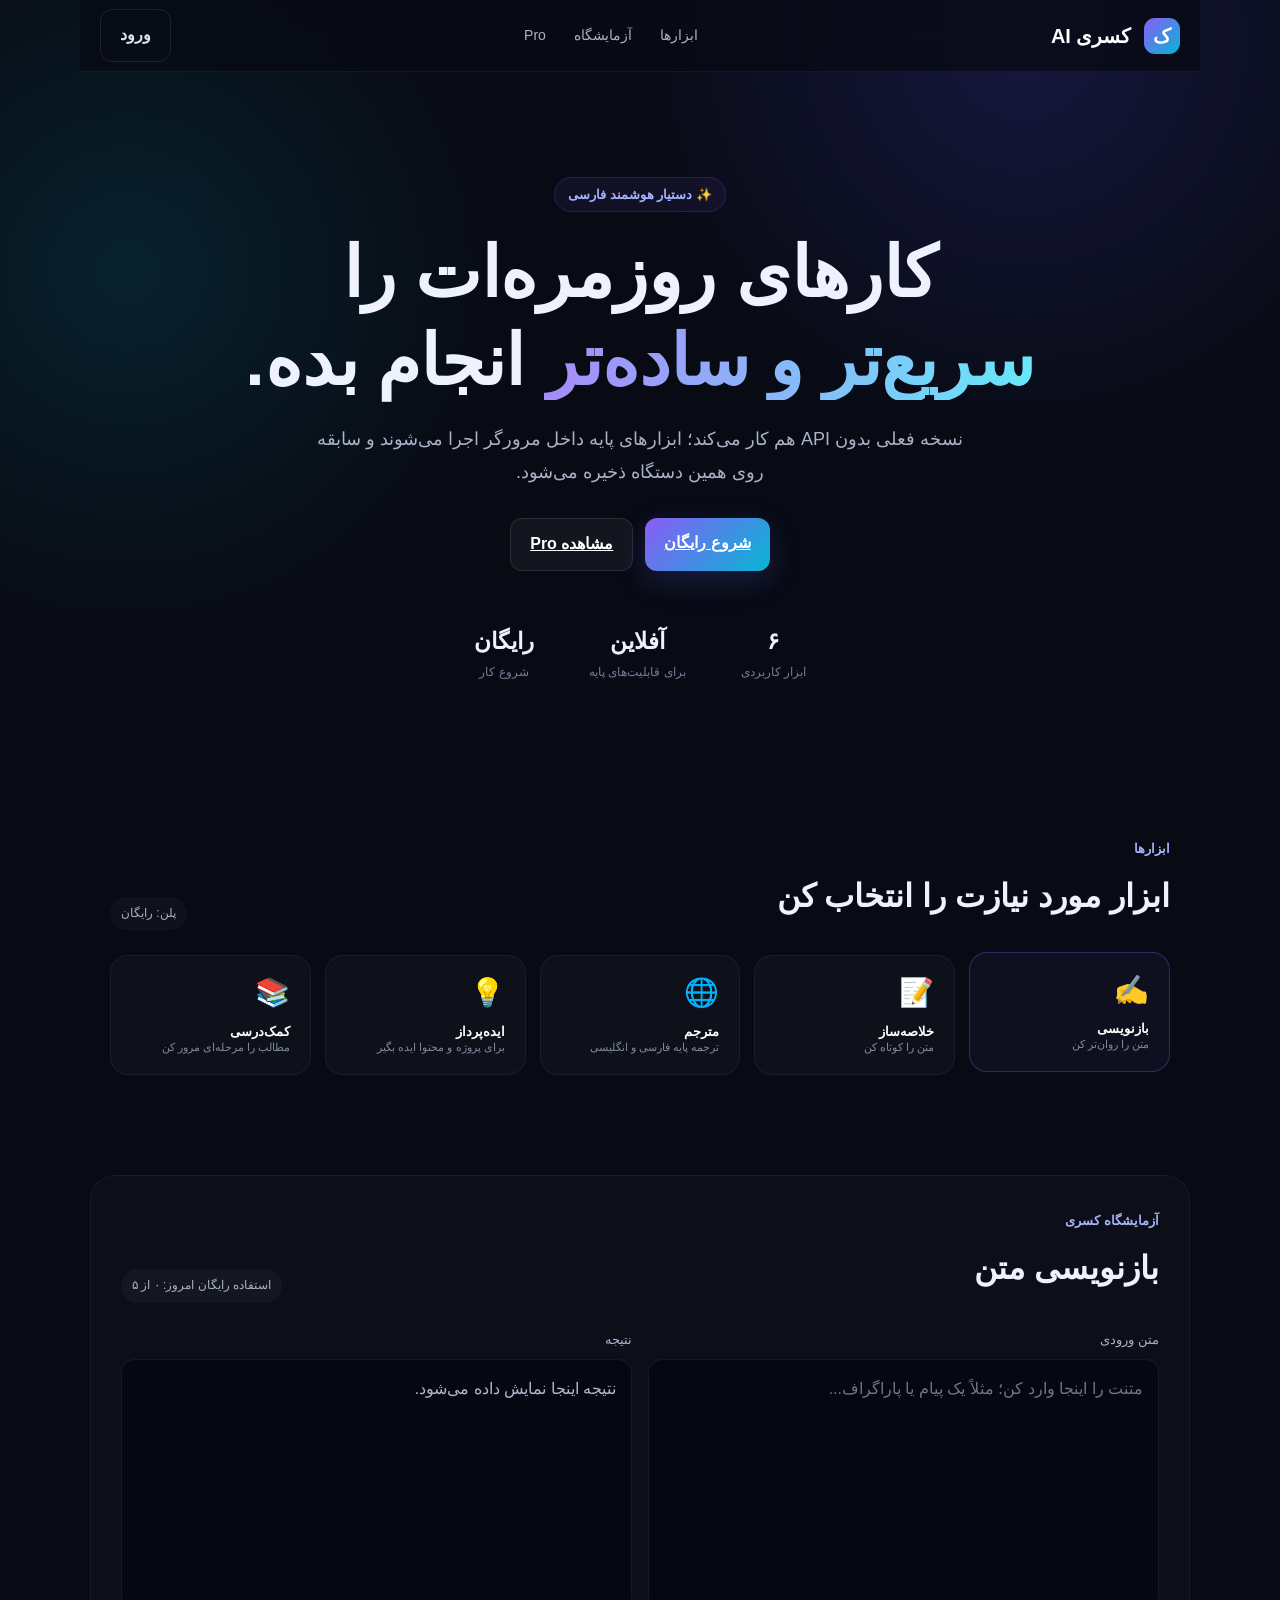
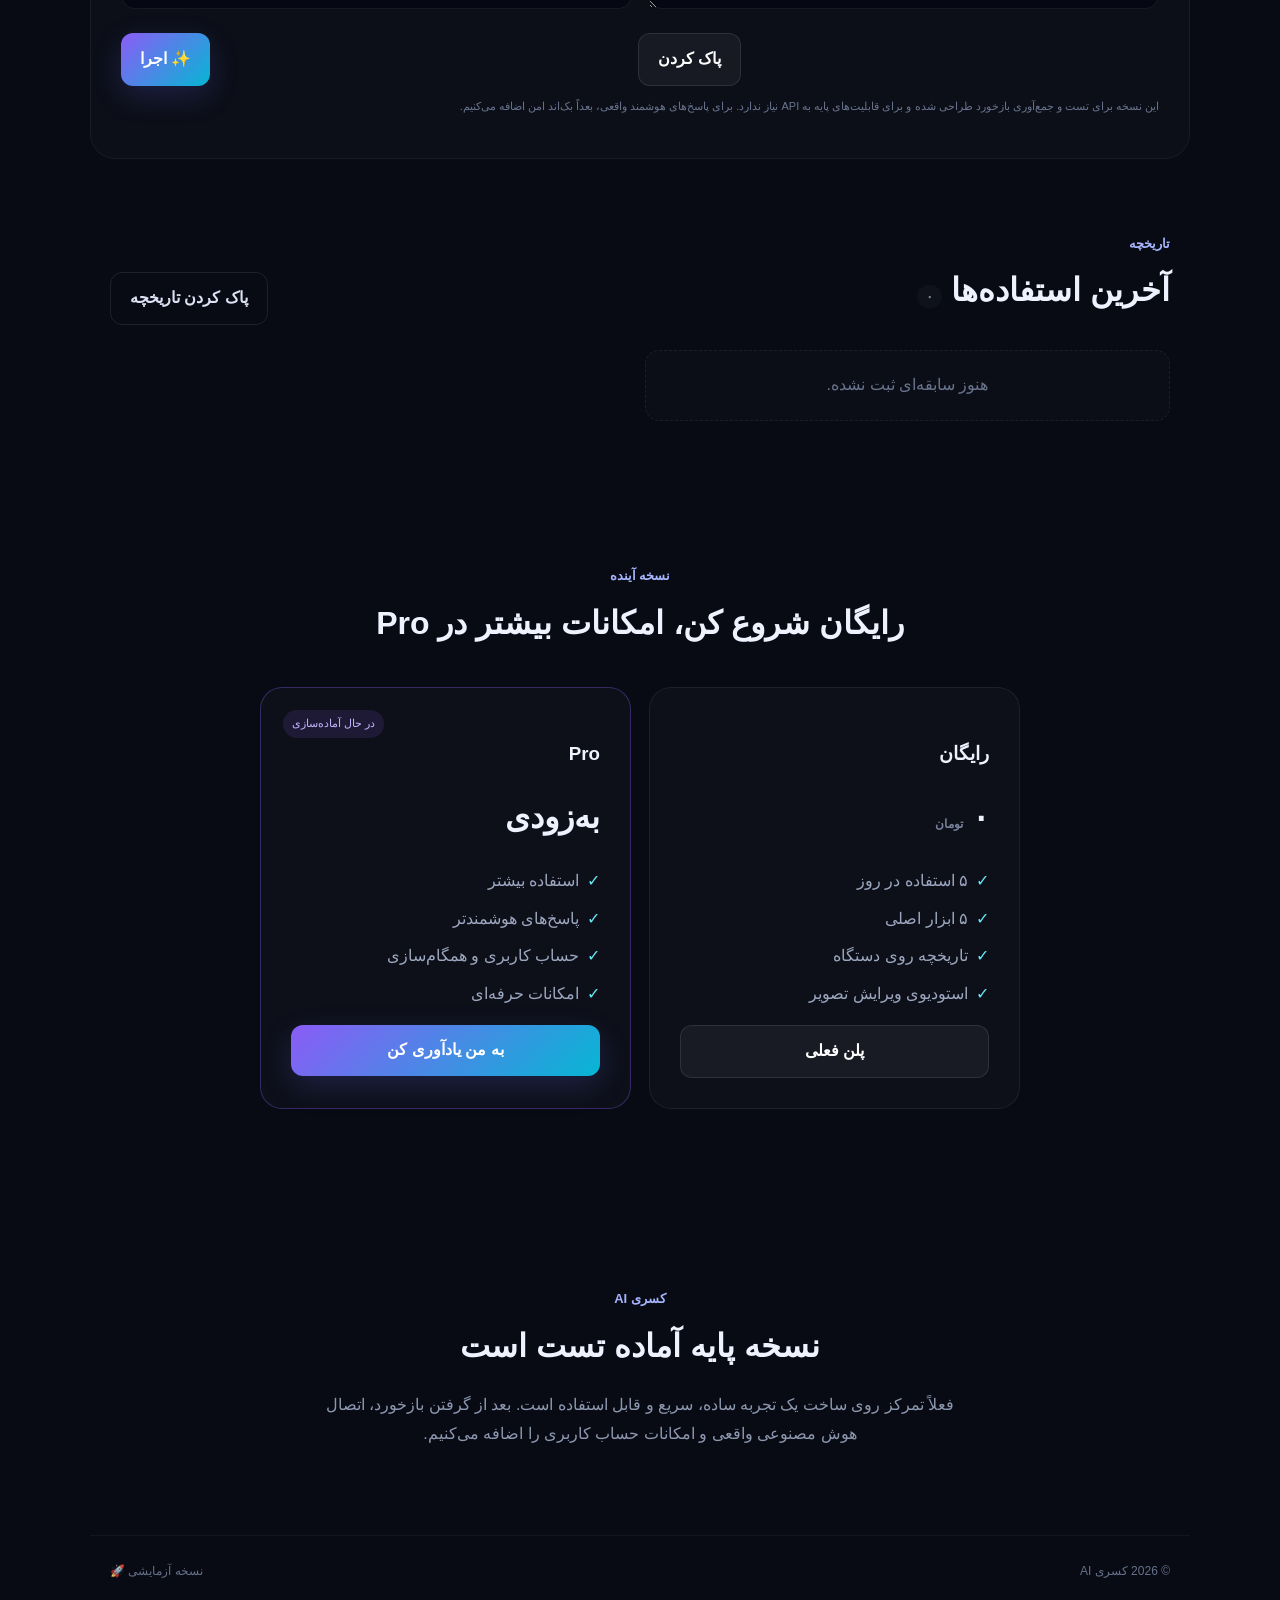
<file: index.html>
<!doctype html>

<html lang="fa" dir="rtl">  
<head>  
<meta charset="utf-8">  
<meta name="viewport" content="width=device-width,initial-scale=1">  
<meta name="theme-color" content="#080b14">  
<meta name="description" content="کسری AI؛ ابزارهای هوشمند فارسی برای بازنویسی، خلاصه‌سازی، ترجمه، ایده‌پردازی، مطالعه و ویرایش تصویر.">  
<link rel="manifest" href="manifest.json">  
<link rel="stylesheet" href="style.css">  
<title>کسری AI | ابزارهای هوشمند</title>  
</head>  <body>  
<div class="bg"></div>  <header class="nav">  
  <a class="brand" href="#"><span>ک</span> کسری AI</a>  
  <nav>  
    <a href="#tools">ابزارها</a>  
    <a href="#workspace">آزمایشگاه</a>  
    <a href="#pricing">Pro</a>  
  </nav>  
  <button class="btn ghost" id="loginBtn">ورود</button>  
</header>  <main>  <section class="hero">  
  <div class="badge">✨ دستیار هوشمند فارسی</div>    <h1>  
    کارهای روزمره‌ات را<br>  
    <strong>سریع‌تر و ساده‌تر</strong> انجام بده.  
  </h1>    <p>  
    نسخه فعلی بدون API هم کار می‌کند؛ ابزارهای پایه داخل مرورگر اجرا می‌شوند و سابقه روی همین دستگاه ذخیره می‌شود.  
  </p>    <div class="hero-actions">  
    <a class="btn primary" href="#tools">شروع رایگان</a>  
    <a class="btn secondary" href="#pricing">مشاهده Pro</a>  
  </div>    <div class="stats">  
    <div><b>۶</b><span>ابزار کاربردی</span></div>  
    <div><b>آفلاین</b><span>برای قابلیت‌های پایه</span></div>  
    <div><b>رایگان</b><span>شروع کار</span></div>  
  </div>  
</section>  <!-- ابزارهای اصلی -->  <section id="tools" class="section">    <div class="section-head">  
    <div>  
      <span class="eyebrow">ابزارها</span>  
      <h2>ابزار مورد نیازت را انتخاب کن</h2>  
    </div>  <span class="plan-pill" id="planPill">پلن: رایگان</span>

  </div>    <div class="tool-grid">  <button class="tool-card" data-tool="rewrite">  
  <span>✍️</span>  
  <b>بازنویسی</b>  
  <small>متن را روان‌تر کن</small>  
</button>  

<button class="tool-card" data-tool="summary">  
  <span>📝</span>  
  <b>خلاصه‌ساز</b>  
  <small>متن را کوتاه کن</small>  
</button>  

<button class="tool-card" data-tool="translate">  
  <span>🌐</span>  
  <b>مترجم</b>  
  <small>ترجمه پایه فارسی و انگلیسی</small>  
</button>  

<button class="tool-card" data-tool="ideas">  
  <span>💡</span>  
  <b>ایده‌پرداز</b>  
  <small>برای پروژه و محتوا ایده بگیر</small>  
</button>  

<button class="tool-card" data-tool="study">  
  <span>📚</span>  
  <b>کمک‌درسی</b>  
  <small>مطالب را مرحله‌ای مرور کن</small>  
</button>  


  </div>  
</section>  <!-- آزمایشگاه قبلی -->  <section id="workspace" class="workspace section">    <div class="workspace-top">  
    <div>  
      <span class="eyebrow">آزمایشگاه کسری</span>  
      <h2 id="toolTitle">بازنویسی متن</h2>  
    </div>  <span class="counter" id="counter"></span>

  </div>    <div class="editor-grid">  <div>  
  <label for="inputText">متن ورودی</label>  
  <textarea id="inputText" placeholder="متنت را اینجا وارد کن..."></textarea>  
</div>  

<div>  
  <label>نتیجه</label>  
  <div class="output" id="output">  
    نتیجه اینجا نمایش داده می‌شود.  
  </div>  
</div>

  </div>    <div class="workspace-bottom">  
    <button class="btn secondary" id="clearBtn">پاک کردن</button>  
    <button class="btn primary" id="runBtn">✨ اجرا</button>  
  </div>    <p class="api-note">  
    این نسخه برای تست و جمع‌آوری بازخورد طراحی شده و برای قابلیت‌های پایه به API نیاز ندارد. برای پاسخ‌های هوشمند واقعی، بعداً بک‌اند امن اضافه می‌کنیم.  
  </p>  </section>  <!-- تاریخچه -->  <section class="section history-section">    <div class="section-head">  
    <div>  
      <span class="eyebrow">تاریخچه</span>  
      <h2>آخرین استفاده‌ها <small id="historyCount">۰</small></h2>  
    </div>  <button class="btn ghost" id="clearHistory">  
  پاک کردن تاریخچه  
</button>

  </div>    <div id="history" class="history"></div>  </section>  <!-- پلن‌ها -->  <section id="pricing" class="section">    <div class="center">  
    <span class="eyebrow">نسخه آینده</span>  
    <h2>رایگان شروع کن، امکانات بیشتر در Pro</h2>  
  </div>    <div class="pricing">  <div class="price-card">  
  <h3>رایگان</h3>  
  <div class="price">۰ <small>تومان</small></div>  

  <ul>  
    <li>۵ استفاده در روز</li>  
    <li>۵ ابزار اصلی</li>  
    <li>تاریخچه روی دستگاه</li>  
    <li>استودیوی ویرایش تصویر</li>  
  </ul>  

  <button class="btn secondary full">پلن فعلی</button>  
</div>  

<div class="price-card featured">  

  <div class="popular">در حال آماده‌سازی</div>  

  <h3>Pro</h3>  
  <div class="price">به‌زودی</div>  

  <ul>  
    <li>استفاده بیشتر</li>  
    <li>پاسخ‌های هوشمندتر</li>  
    <li>حساب کاربری و همگام‌سازی</li>  
    <li>امکانات حرفه‌ای</li>  
  </ul>  

  <button class="btn primary full" id="upgradeBtn">  
    به من یادآوری کن  
  </button>  

</div>

  </div>  
</section>  <!-- درباره سایت -->  <section class="section about">  
  <span class="eyebrow">کسری AI</span>    <h2>نسخه پایه آماده تست است</h2>    <p>  
    فعلاً تمرکز روی ساخت یک تجربه ساده، سریع و قابل استفاده است.  
    بعد از گرفتن بازخورد، اتصال هوش مصنوعی واقعی و امکانات حساب کاربری را اضافه می‌کنیم.  
  </p>  
</section>  </main>  <footer>  
  <span>© <span id="year"></span> کسری AI</span>  
  <span>نسخه آزمایشی 🚀</span>  
</footer>  <script src="app.js"></script>  </body>  
  </html>
</file>
<file: style.css>
*{box-sizing:border-box}html{scroll-behavior:smooth}body{margin:0;font-family:Tahoma,Arial,sans-serif;background:#080b14;color:#eef2ff;line-height:1.8}.bg{position:fixed;inset:0;z-index:-2;background:radial-gradient(circle at 80% 5%,#4f46e533,transparent 30%),radial-gradient(circle at 10% 30%,#06b6d422,transparent 28%),#080b14}.nav{height:72px;display:flex;align-items:center;justify-content:space-between;max-width:1120px;margin:auto;padding:0 20px;position:sticky;top:0;background:#080b14cc;backdrop-filter:blur(16px);z-index:5;border-bottom:1px solid #ffffff0d}.brand{font-weight:900;font-size:20px;color:white;text-decoration:none}.brand span{display:inline-grid;place-items:center;width:36px;height:36px;border-radius:11px;background:linear-gradient(135deg,#8b5cf6,#06b6d4);margin-left:7px}.nav nav{display:flex;gap:28px}.nav nav a{color:#aab2c8;text-decoration:none;font-size:14px}.btn{border:0;border-radius:12px;padding:11px 19px;font:inherit;font-weight:800;cursor:pointer;transition:.2s}.btn:hover{transform:translateY(-2px)}.primary{background:linear-gradient(135deg,#8b5cf6,#06b6d4);color:white;box-shadow:0 10px 30px #6366f133}.secondary{background:#ffffff0c;color:#fff;border:1px solid #ffffff18}.ghost{background:transparent;color:#dce2f4;border:1px solid #ffffff18}.hero{max-width:900px;margin:0 auto;text-align:center;padding:105px 20px 80px}.badge,.eyebrow{color:#a5b4fc;font-size:13px;font-weight:800}.badge{display:inline-block;border:1px solid #8b5cf633;background:#8b5cf612;padding:5px 13px;border-radius:99px}.hero h1{font-size:clamp(38px,7vw,70px);line-height:1.25;margin:18px 0}.hero h1 strong{background:linear-gradient(90deg,#a78bfa,#67e8f9);-webkit-background-clip:text;color:transparent}.hero p{max-width:650px;margin:0 auto;color:#aab2c8;font-size:18px}.hero-actions{display:flex;justify-content:center;gap:12px;margin:30px 0}.stats{display:flex;justify-content:center;gap:55px;margin-top:50px}.stats div{display:flex;flex-direction:column}.stats b{font-size:23px}.stats span{color:#737d98;font-size:12px}.section{max-width:1100px;margin:auto;padding:70px 20px}.section-head,.workspace-top{display:flex;align-items:end;justify-content:space-between;margin-bottom:25px}.section h2{font-size:32px;margin:5px 0}.tool-grid{display:grid;grid-template-columns:repeat(5,1fr);gap:14px}.tool-card{text-align:right;background:#ffffff07;border:1px solid #ffffff0d;border-radius:18px;padding:20px;color:#fff;cursor:pointer;transition:.2s}.tool-card:hover,.tool-card.active{border-color:#8b5cf655;background:#8b5cf60d;transform:translateY(-3px)}.tool-card span{font-size:28px;display:block;margin-bottom:15px}.tool-card b{display:block}.tool-card small{color:#7f8aa4;font-size:11px}.plan-pill,.counter{font-size:12px;color:#aab2c8;background:#ffffff08;padding:6px 11px;border-radius:99px}.workspace{background:#ffffff05;border:1px solid #ffffff0d;border-radius:25px;margin-top:30px;padding:30px}.editor-grid{display:grid;grid-template-columns:1fr 1fr;gap:16px}label{display:block;color:#aab2c8;font-size:13px;margin-bottom:8px}textarea,.output,input,select{width:100%;border:1px solid #ffffff12;background:#050812;color:#eef2ff;border-radius:14px;padding:15px;font:inherit;outline:none}textarea{height:250px;resize:vertical}.output{height:250px;overflow:auto;color:#aeb8cf}.workspace-bottom{display:flex;gap:10px;margin-top:14px}.workspace-bottom select{max-width:170px}.workspace-bottom .btn{margin-right:auto}.api-note{font-size:11px;color:#69748e}.api-note code{color:#a78bfa}.center{text-align:center}.pricing{display:grid;grid-template-columns:repeat(2,1fr);gap:18px;max-width:760px;margin:35px auto}.price-card{position:relative;background:#ffffff06;border:1px solid #ffffff10;border-radius:22px;padding:30px}.price-card.featured{border-color:#8b5cf655}.popular{position:absolute;left:22px;top:22px;background:#8b5cf622;color:#c4b5fd;padding:4px 9px;border-radius:99px;font-size:11px}.price{font-size:32px;font-weight:900;margin:10px 0 20px}.price small{font-size:12px;color:#77819a}.price-card ul{padding:0;list-style:none;color:#9da8c0}.price-card li{margin:9px 0}.price-card li:before{content:"✓";color:#67e8f9;margin-left:8px}.full{width:100%}.about{text-align:center;max-width:700px}.about p{color:#8d98b0}footer{border-top:1px solid #ffffff0b;max-width:1100px;margin:auto;padding:25px 20px;display:flex;justify-content:space-between;color:#66718a;font-size:12px}.modal{position:fixed;inset:0;background:#0009;display:grid;place-items:center;z-index:10;padding:20px}.hidden{display:none}.modal-box{width:min(420px,100%);background:#111625;border:1px solid #ffffff15;border-radius:20px;padding:28px;position:relative}.modal-box input{margin:7px 0}.close{position:absolute;left:15px;top:10px;background:none;border:0;color:white;font-size:28px;cursor:pointer}.modal-box p{font-size:12px;color:#9ca7bd}@media(max-width:800px){.tool-grid{grid-template-columns:repeat(2,1fr)}.editor-grid,.pricing{grid-template-columns:1fr}.nav nav{display:none}.stats{gap:20px}.hero{padding-top:70px}}@media(max-width:450px){.tool-grid{grid-template-columns:1fr}.hero-actions{flex-direction:column}.stats{flex-wrap:wrap}.section h2{font-size:25px}}.history-section h2 small{font-size:13px;color:#7f8aa4;background:#ffffff08;border-radius:99px;padding:4px 9px}.history{display:grid;grid-template-columns:repeat(2,1fr);gap:10px}.history-item{border:1px solid #ffffff10;background:#ffffff06;color:#fff;border-radius:14px;padding:14px;text-align:right;cursor:pointer}.history-item:hover{border-color:#8b5cf655}.history-item b,.history-item small{display:block}.history-item small{color:#7f8aa4;margin-top:4px}.empty{color:#69748e;background:#ffffff04;border:1px dashed #ffffff12;border-radius:14px;padding:20px;text-align:center}@media(max-width:650px){.history{grid-template-columns:1fr}.workspace-bottom{flex-wrap:wrap}.workspace-bottom .btn{margin:0}.section-head{align-items:flex-start;gap:10px}}
</file>
